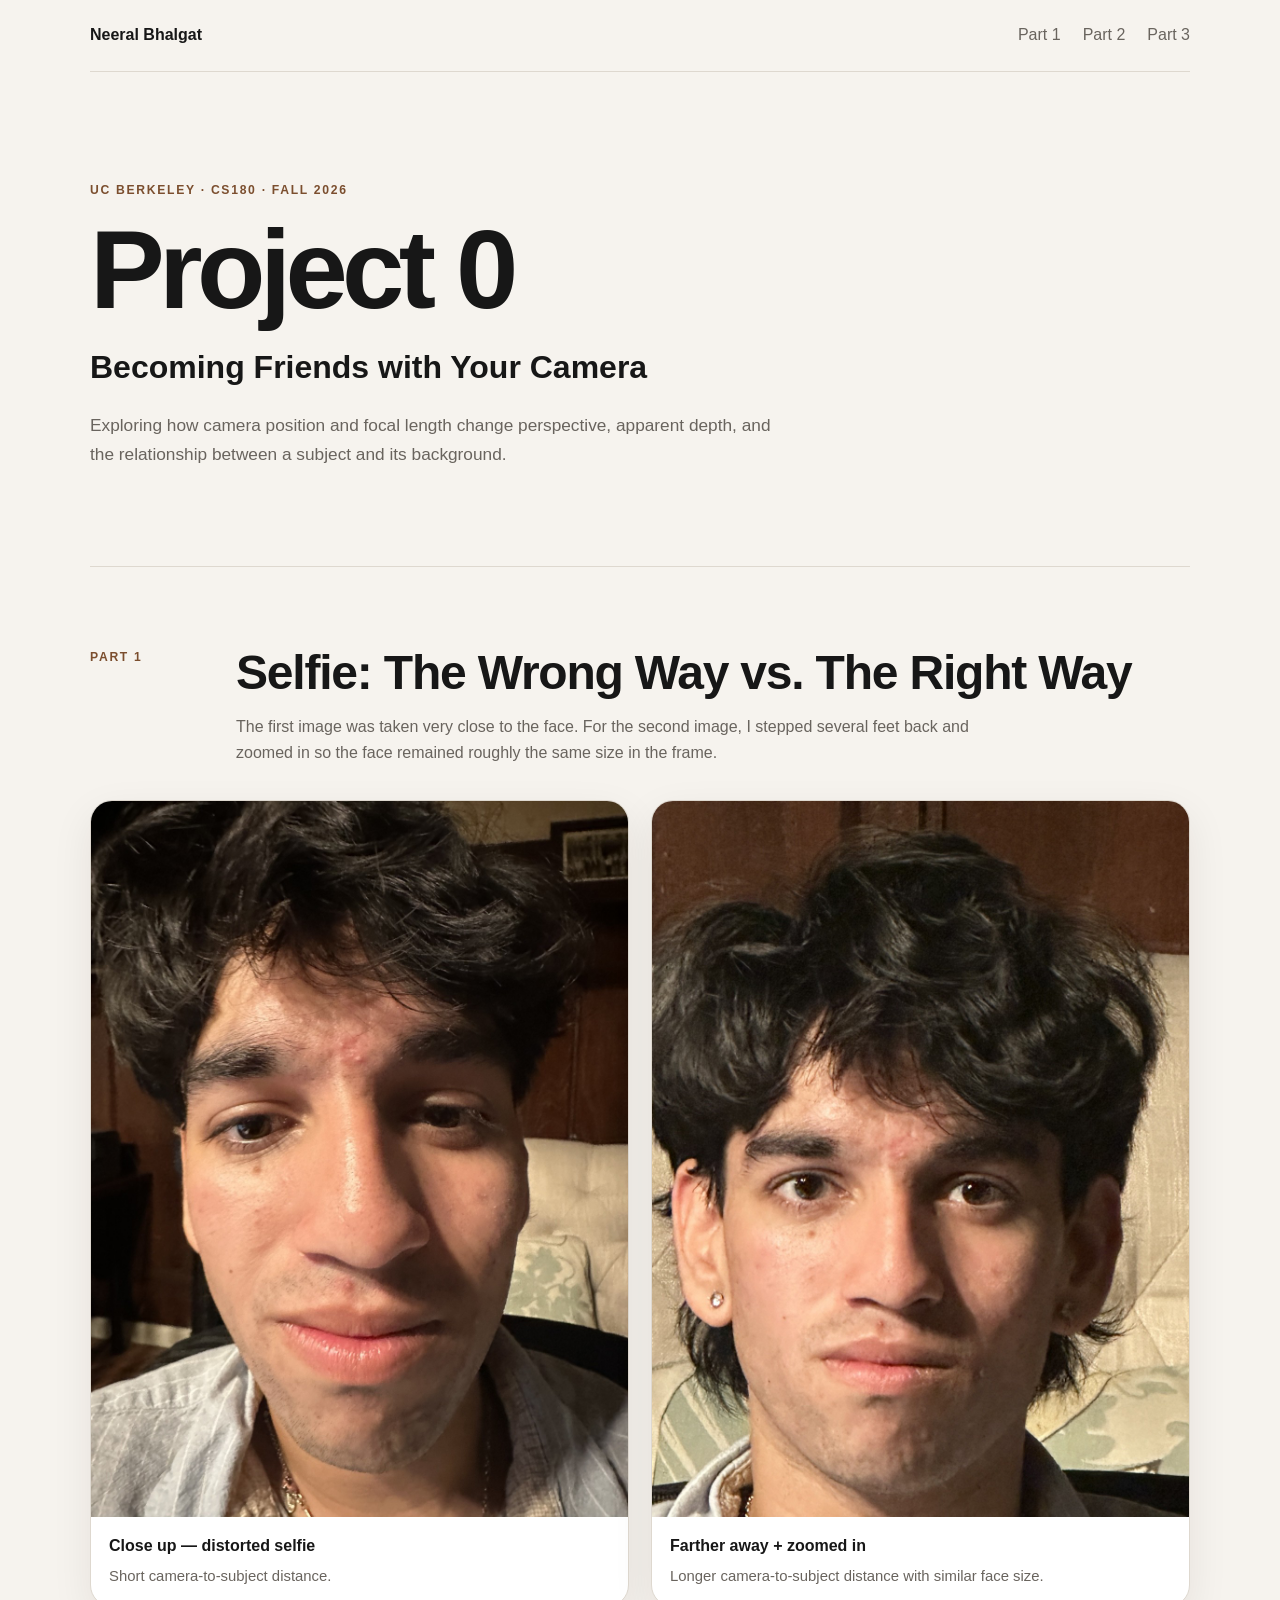
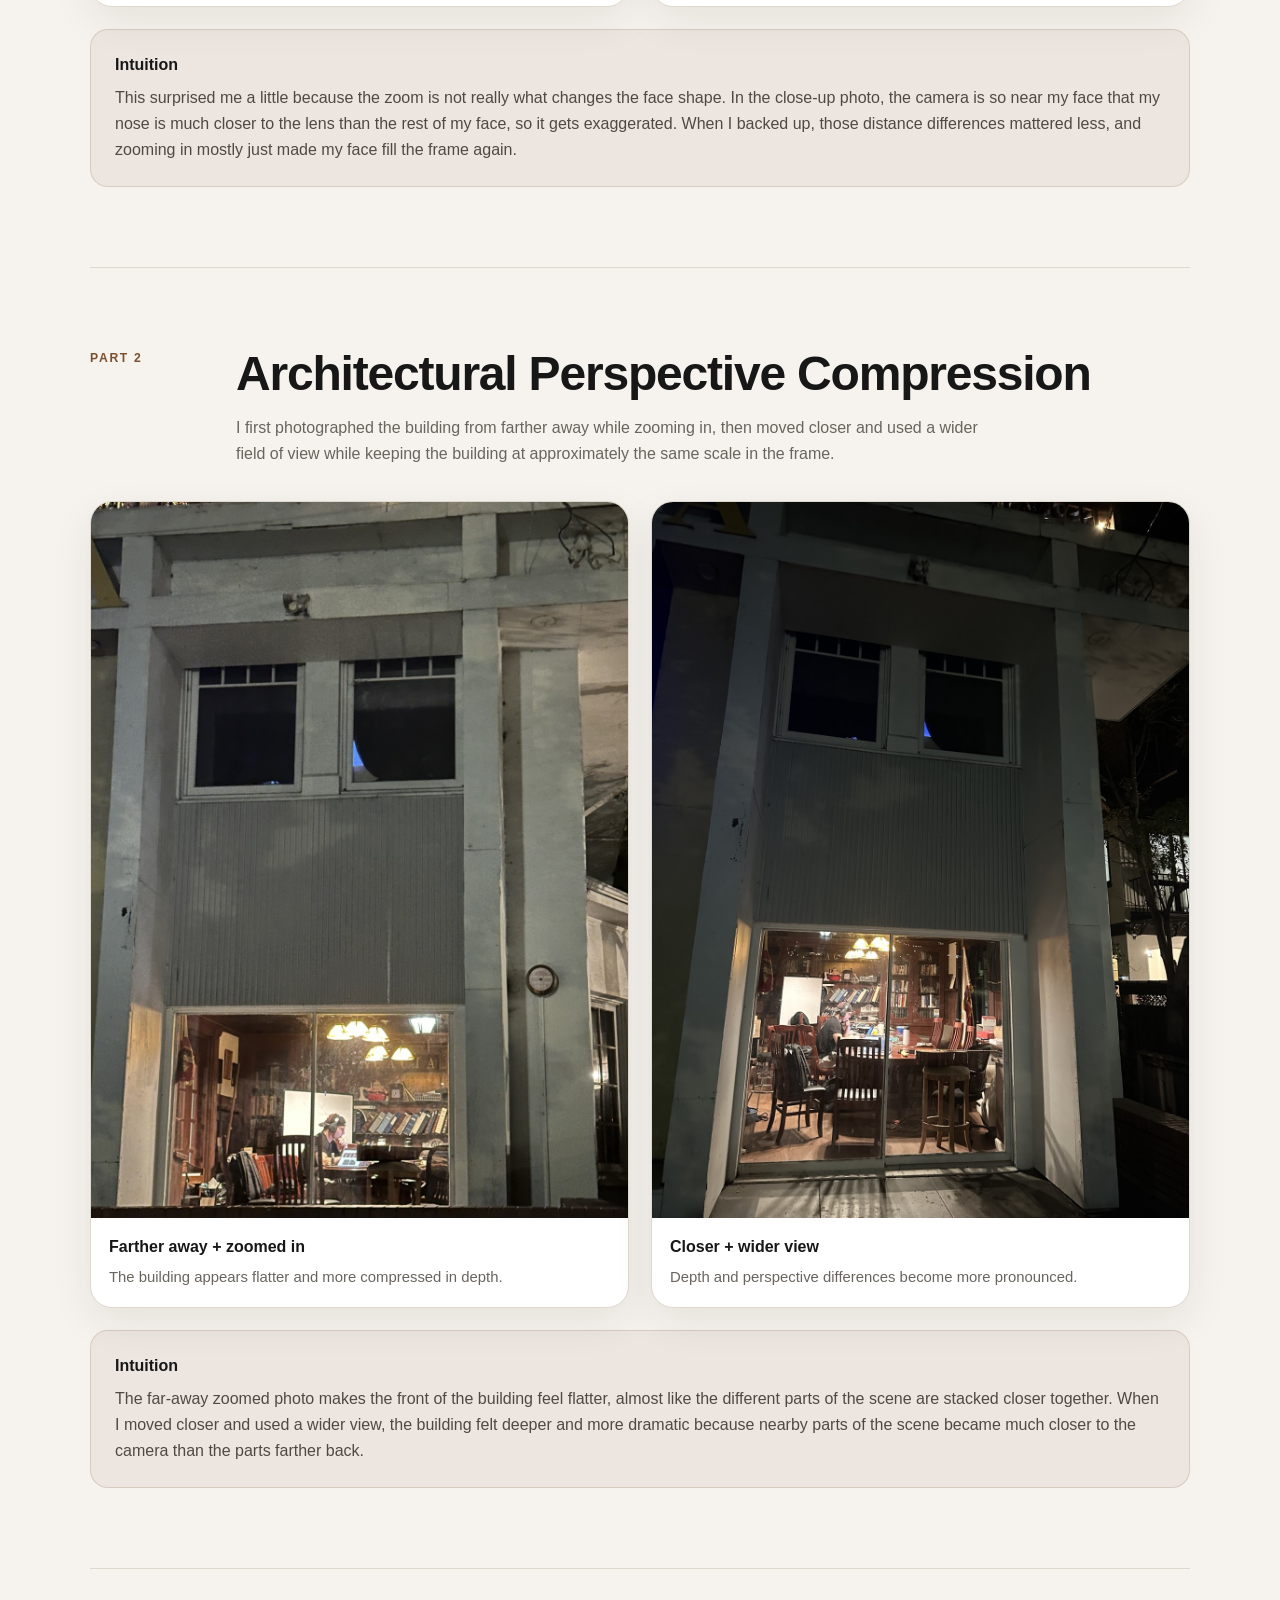
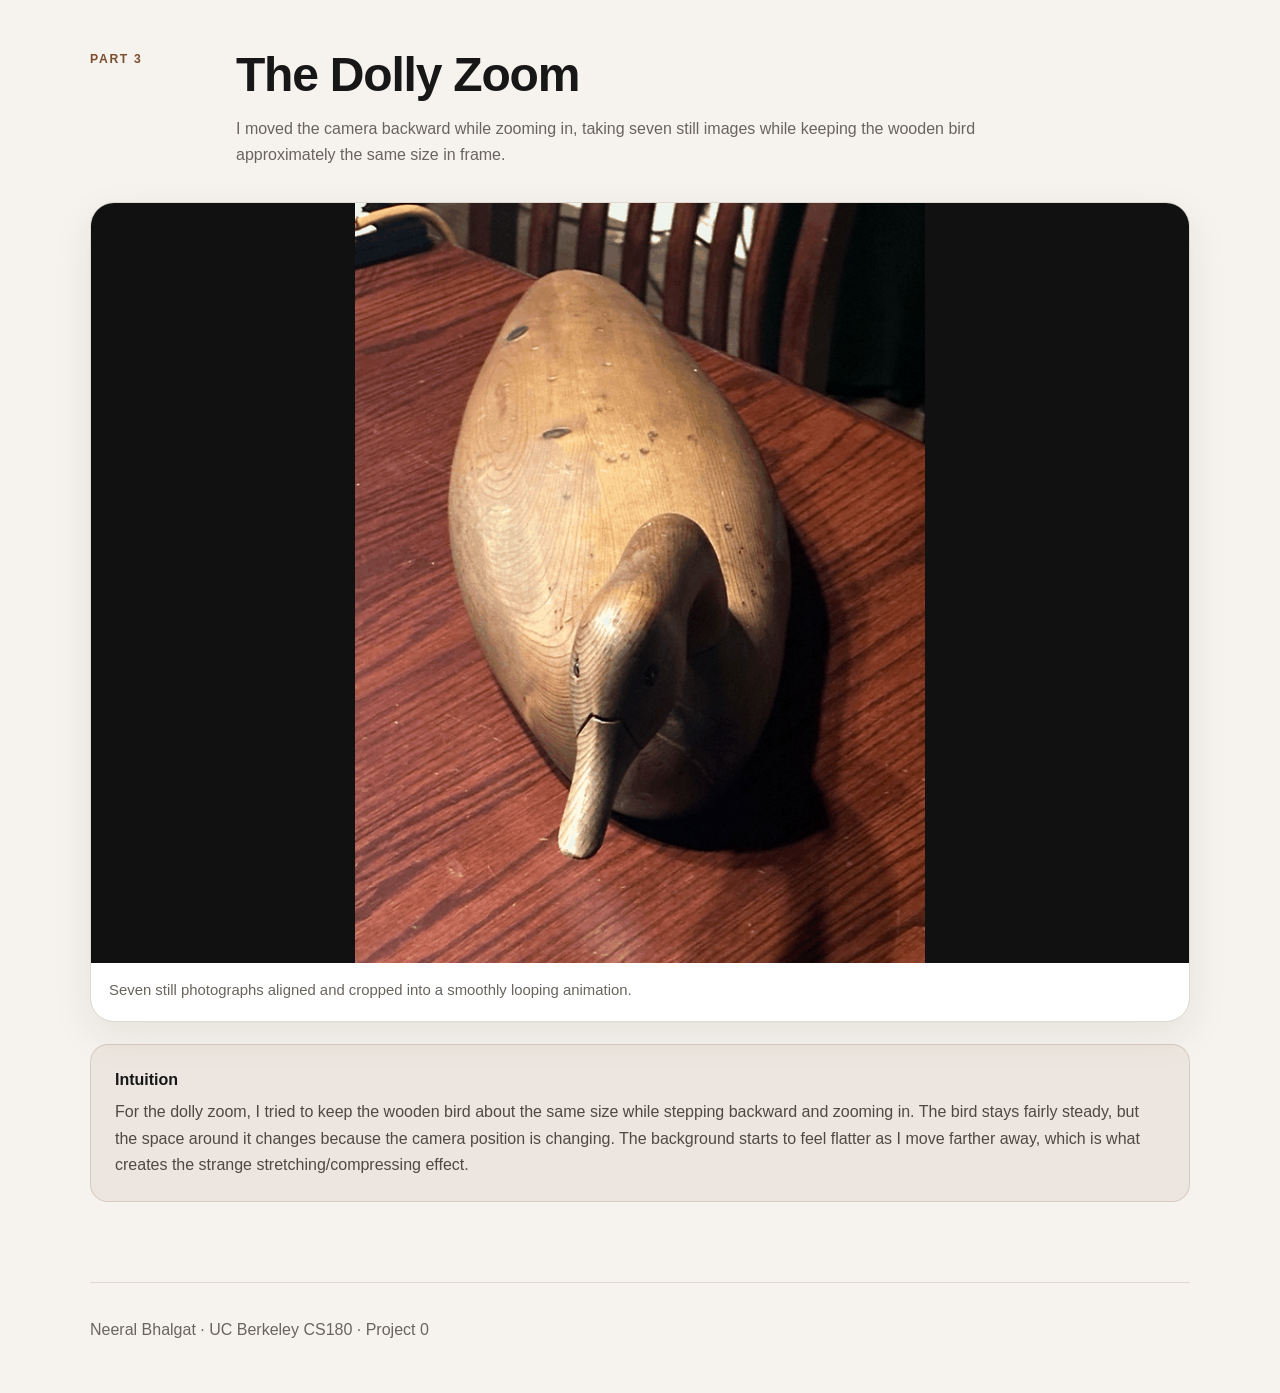
<file: index.html>
<!DOCTYPE html>
<html lang="en">
<head>
  <meta charset="UTF-8">
  <meta name="viewport" content="width=device-width, initial-scale=1.0">
  <meta name="description" content="Neeral Bhalgat — UC Berkeley CS180 Project 0">
  <title>CS180 Project 0 · Neeral Bhalgat</title>
  <link rel="stylesheet" href="./style.css">
</head>
<body>
  <main class="page-shell">

    <nav class="site-nav">
      <a class="brand" href="#top">Neeral Bhalgat</a>
      <div class="nav-links">
        <a href="#part1">Part 1</a>
        <a href="#part2">Part 2</a>
        <a href="#part3">Part 3</a>
      </div>
    </nav>

    <header class="hero" id="top">
      <p class="eyebrow">UC Berkeley · CS180 · Fall 2026</p>
      <h1>Project 0</h1>
      <p class="subtitle">Becoming Friends with Your Camera</p>
      <p class="lede">
        Exploring how camera position and focal length change perspective,
        apparent depth, and the relationship between a subject and its background.
      </p>
    </header>

    <section class="section" id="part1">
      <div class="section-header">
        <div class="section-kicker">Part 1</div>
        <div>
          <h2>Selfie: The Wrong Way vs. The Right Way</h2>
          <p>
            The first image was taken very close to the face. For the second image,
            I stepped several feet back and zoomed in so the face remained roughly
            the same size in the frame.
          </p>
        </div>
      </div>

      <div class="comparison-grid">
        <figure class="comparison-card">
          <img src="./media/part1_close.jpg"
               alt="Close-up portrait showing perspective distortion">
          <figcaption>
            <strong>Close up — distorted selfie</strong>
            <span>Short camera-to-subject distance.</span>
          </figcaption>
        </figure>

        <figure class="comparison-card">
          <img src="./media/part1_far_zoomed.jpg"
               alt="Portrait taken from farther away while zoomed in">
          <figcaption>
            <strong>Farther away + zoomed in</strong>
            <span>Longer camera-to-subject distance with similar face size.</span>
          </figcaption>
        </figure>
      </div>

      <div class="intuition">
        <h3>Intuition</h3>
        <p>
          This surprised me a little because the zoom is not really what changes the
          face shape. In the close-up photo, the camera is so near my face that my
          nose is much closer to the lens than the rest of my face, so it gets
          exaggerated. When I backed up, those distance differences mattered less,
          and zooming in mostly just made my face fill the frame again.
        </p>
      </div>
    </section>

    <section class="section" id="part2">
      <div class="section-header">
        <div class="section-kicker">Part 2</div>
        <div>
          <h2>Architectural Perspective Compression</h2>
          <p>
            I first photographed the building from farther away while zooming in,
            then moved closer and used a wider field of view while keeping the
            building at approximately the same scale in the frame.
          </p>
        </div>
      </div>

      <div class="comparison-grid">
        <figure class="comparison-card">
          <img src="./media/part2_far_zoomed.jpg"
               alt="Building photographed from farther away while zoomed in">
          <figcaption>
            <strong>Farther away + zoomed in</strong>
            <span>The building appears flatter and more compressed in depth.</span>
          </figcaption>
        </figure>

        <figure class="comparison-card">
          <img src="./media/part2_close_wide.jpg"
               alt="Building photographed from closer up with a wider field of view">
          <figcaption>
            <strong>Closer + wider view</strong>
            <span>Depth and perspective differences become more pronounced.</span>
          </figcaption>
        </figure>
      </div>

      <div class="intuition">
        <h3>Intuition</h3>
        <p>
          The far-away zoomed photo makes the front of the building feel flatter,
          almost like the different parts of the scene are stacked closer together.
          When I moved closer and used a wider view, the building felt deeper and
          more dramatic because nearby parts of the scene became much closer to the
          camera than the parts farther back.
        </p>
      </div>
    </section>

    <section class="section" id="part3">
      <div class="section-header">
        <div class="section-kicker">Part 3</div>
        <div>
          <h2>The Dolly Zoom</h2>
          <p>
            I moved the camera backward while zooming in, taking seven still images
            while keeping the wooden bird approximately the same size in frame.
          </p>
        </div>
      </div>

      <div class="media-card">
        <img src="./media/dolly_zoom.gif"
             alt="Animated dolly zoom of a wooden bird on a table">
        <p class="caption">
          Seven still photographs aligned and cropped into a smoothly looping animation.
        </p>
      </div>

      <div class="intuition">
        <h3>Intuition</h3>
        <p>
          For the dolly zoom, I tried to keep the wooden bird about the same size
          while stepping backward and zooming in. The bird stays fairly steady, but
          the space around it changes because the camera position is changing. The
          background starts to feel flatter as I move farther away, which is what
          creates the strange stretching/compressing effect.
        </p>
      </div>
    </section>

    <footer>
      Neeral Bhalgat · UC Berkeley CS180 · Project 0
    </footer>
  </main>
</body>
</html>
</file>
<file: style.css>
:root {
  --bg:#f6f3ee;
  --paper:#ffffff;
  --ink:#171717;
  --muted:#69645e;
  --line:#ded8cf;
  --accent:#7b4e2e;
  --shadow:0 14px 40px rgba(32,24,18,.08);
}
* { box-sizing:border-box; }
html { scroll-behavior:smooth; }
body {
  margin:0;
  background:var(--bg);
  color:var(--ink);
  font-family:Inter, ui-sans-serif, -apple-system, BlinkMacSystemFont, "Segoe UI", sans-serif;
  line-height:1.65;
}
img { display:block; max-width:100%; }
a { color:inherit; }
.page-shell {
  width:min(1100px, calc(100% - 36px));
  margin:0 auto;
}
.site-nav {
  min-height:72px;
  display:flex;
  align-items:center;
  justify-content:space-between;
  border-bottom:1px solid var(--line);
}
.brand {
  font-weight:800;
  text-decoration:none;
}
.nav-links {
  display:flex;
  gap:22px;
}
.nav-links a {
  text-decoration:none;
  color:var(--muted);
}
.nav-links a:hover { color:var(--ink); }
.hero {
  padding:96px 0 80px;
  max-width:850px;
}
.eyebrow,
.section-kicker {
  text-transform:uppercase;
  letter-spacing:.14em;
  font-size:.76rem;
  font-weight:800;
  color:var(--accent);
}
h1 {
  margin:.15em 0 0;
  font-size:clamp(3.4rem, 9vw, 7rem);
  line-height:.95;
  letter-spacing:-.05em;
}
.subtitle {
  margin:18px 0 0;
  font-size:clamp(1.3rem, 3vw, 2rem);
  font-weight:650;
}
.lede {
  color:var(--muted);
  font-size:1.08rem;
  max-width:700px;
}
.section {
  padding:80px 0;
  border-top:1px solid var(--line);
}
.section-header {
  display:grid;
  grid-template-columns:120px 1fr;
  gap:26px;
  margin-bottom:34px;
}
.section-header h2 {
  margin:0;
  font-size:clamp(1.8rem, 4vw, 3rem);
  line-height:1.1;
  letter-spacing:-.025em;
}
.section-header p {
  margin:14px 0 0;
  max-width:760px;
  color:var(--muted);
}
.comparison-grid {
  display:grid;
  grid-template-columns:repeat(2,minmax(0,1fr));
  gap:22px;
}
.comparison-card {
  margin:0;
  background:var(--paper);
  border:1px solid var(--line);
  border-radius:22px;
  overflow:hidden;
  box-shadow:var(--shadow);
}
.comparison-card img {
  width:100%;
  aspect-ratio:3/4;
  object-fit:cover;
}
.comparison-card figcaption {
  padding:16px 18px 18px;
  display:grid;
  gap:4px;
}
.comparison-card figcaption span {
  color:var(--muted);
  font-size:.93rem;
}
.media-card {
  background:var(--paper);
  border:1px solid var(--line);
  border-radius:24px;
  overflow:hidden;
  box-shadow:var(--shadow);
}
.media-card img {
  width:100%;
  max-height:760px;
  object-fit:contain;
  background:#111;
}
.caption {
  margin:0;
  padding:15px 18px 18px;
  color:var(--muted);
  font-size:.93rem;
}
.intuition {
  margin-top:22px;
  padding:22px 24px;
  background:rgba(123,78,46,.07);
  border:1px solid rgba(123,78,46,.18);
  border-radius:18px;
}
.intuition h3 {
  margin:0 0 6px;
  font-size:1rem;
}
.intuition p {
  margin:0;
  color:#4f4943;
}
.placeholder {
  padding:50px 24px;
  border:1px dashed #aaa298;
  border-radius:18px;
  color:var(--muted);
  text-align:center;
  background:rgba(255,255,255,.45);
}
footer {
  padding:34px 0 50px;
  color:var(--muted);
  border-top:1px solid var(--line);
}
@media (max-width:700px) {
  .nav-links { display:none; }
  .hero { padding:70px 0 55px; }
  .section { padding:58px 0; }
  .section-header { grid-template-columns:1fr; gap:8px; }
  .comparison-grid { grid-template-columns:1fr; }
}
</file>
